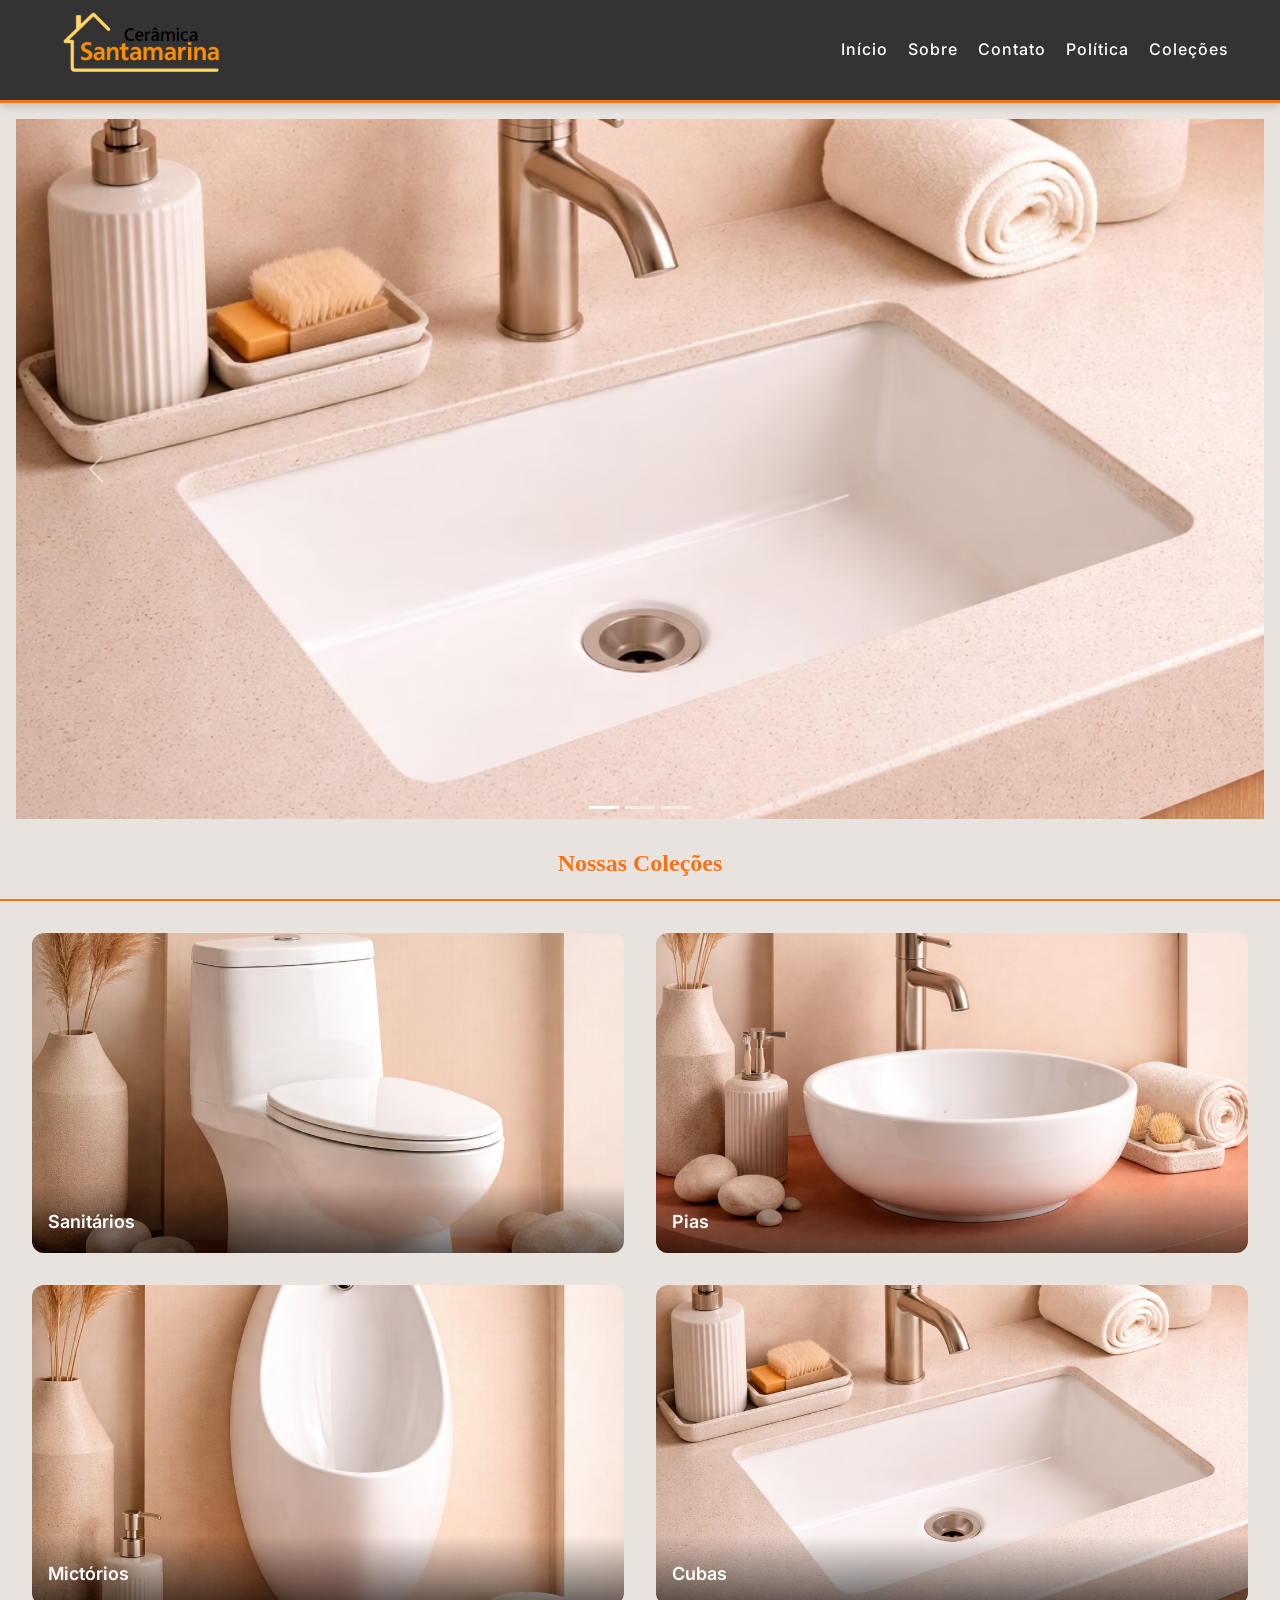
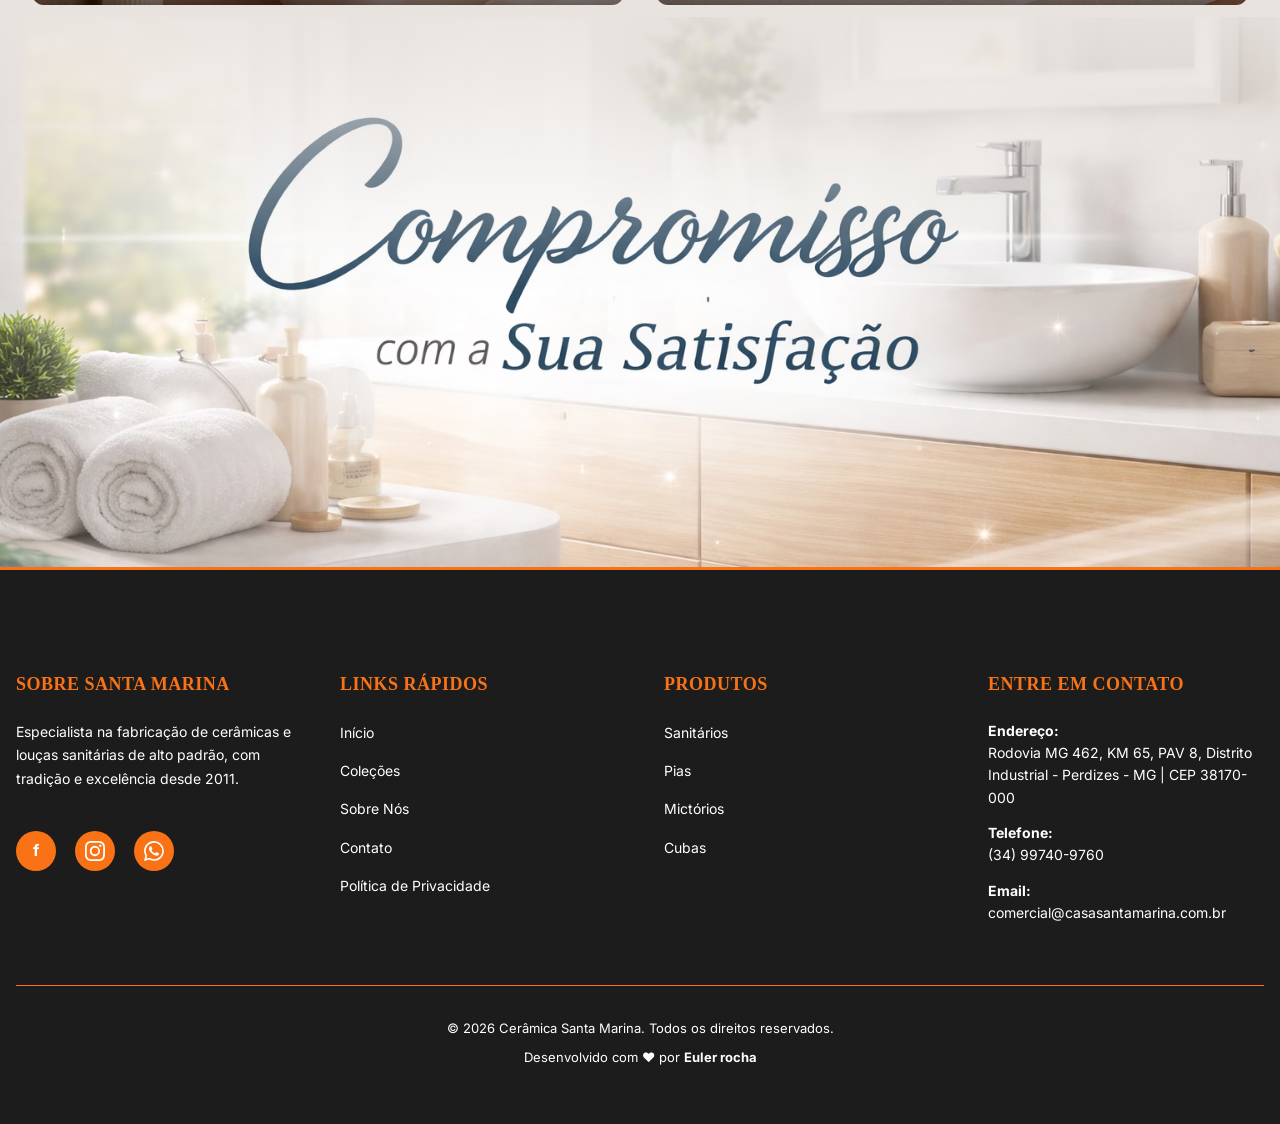
<file: index.html>
<!doctype html>
<html lang="pt-BR">

<head>
    <meta charset="utf-8">
    <meta name="viewport" content="width=device-width, initial-scale=1, viewport-fit=cover">
    <meta name="description"
        content="Cerâmica Santa Marina - Fabricante de cerâmicas e sanitários de qualidade superior">
    <title>Cerâmica Santa Marina | Sanitários, Pias, Mictórios e Cubas</title>
    <link rel="preconnect" href="https://fonts.googleapis.com">
    <link rel="preconnect" href="https://fonts.gstatic.com" crossorigin>
    <link
        href="https://fonts.googleapis.com/css2?family=Inter:ital,opsz,wght@0,14..32,100..900;1,14..32,100..900&family=Playfair:ital,opsz,wght@0,5..1200,300..900;1,5..1200,300..900&display=swap"
        rel="stylesheet">
    <link rel="preconnect" href="https://fonts.googleapis.com">
    <link rel="preconnect" href="https://fonts.gstatic.com" crossorigin>
    <link
        href="https://fonts.googleapis.com/css2?family=Playfair:ital,opsz,wght@0,5..1200,300..900;1,5..1200,300..900&family=Press+Start+2P&display=swap"
        rel="stylesheet">
    <link href="https://cdn.jsdelivr.net/npm/bootstrap@5.3.8/dist/css/bootstrap.min.css" rel="stylesheet"
        integrity="sha384-sRIl4kxILFvY47J16cr9ZwB07vP4J8+LH7qKQnuqkuIAvNWLzeN8tE5YBujZqJLB" crossorigin="anonymous">
    <link rel="stylesheet" href="assets/styles/style.css">
</head>

<body>

    <!-- HEADER -->
    <header>
        <div class="content">

            <button id="menu-btn">☰</button>

            <nav id="menu">
                <ul>
                    <li><a href="index.html">Início</a></li>
                    <li><a href="sobre.html">Sobre</a></li>
                    <li><a href="contato.html">Contato</a></li>
                    <li><a href="politica.html">Política</a></li>
                    <li><a href="colecoes.html">Coleções</a></li>
                </ul>
            </nav>

            <div class="logo">
                <img src="assets/img/Logo SantaMarina.avif" alt="Logo Cerâmica Santa Marina" width="180" height="auto">
            </div>

        </div>
    </header>
    <section class="carousel-section">
        <div id="carouselMain" class="carousel slide" data-bs-ride="carousel" data-bs-interval="5000">
            <div class="carousel-indicators">
                <button type="button" data-bs-target="#carouselMain" data-bs-slide-to="0" class="active"
                    aria-label="Slide 1" aria-current="true"></button>
                <button type="button" data-bs-target="#carouselMain" data-bs-slide-to="1" aria-label="Slide 2"></button>
                <button type="button" data-bs-target="#carouselMain" data-bs-slide-to="2" aria-label="Slide 3"></button>
            </div>
            <div class="carousel-inner">
                <div class="carousel-item active">
                    <img src="assets/img/cuba.avif" class="d-block w-100"
                        alt="Cubas - Produtos Sanitários Santa Marina">
                </div>
                <div class="carousel-item">
                    <img src="assets/img/louca.avif" class="d-block w-100" alt="Louças - Sanitários Santa Marina">
                </div>
                <div class="carousel-item">
                    <img src="assets/img/mictorio.avif" class="d-block w-100" alt="Mictórios - Produtos Santa Marina">
                </div>
            </div>
            <button class="carousel-control-prev" type="button" data-bs-target="#carouselMain" data-bs-slide="prev"
                aria-label="Slide anterior">
                <span class="carousel-control-prev-icon" aria-hidden="true"></span>
            </button>
            <button class="carousel-control-next" type="button" data-bs-target="#carouselMain" data-bs-slide="next"
                aria-label="Próximo slide">
                <span class="carousel-control-next-icon" aria-hidden="true"></span>
            </button>
        </div>
    </section>
    <!-- MAIN -->
    <main class="main">


        <!-- TÍTULO -->
        <div class="section-title">
            <h2>Nossas Coleções</h2>
            <span></span>
        </div>

        <!-- CARDS -->
        <section class="my-colection">
            <div class="cards">

                <a href="colecoes.html" class="cards-content">
                    <img src="assets/img/louca.avif" alt="Sanitários">
                    <span>Sanitários</span>
                </a>

                <a href="colecoes.html" class="cards-content">
                    <img src="assets/img/Lavarosto.avif" alt="Pias">
                    <span>Pias</span>
                </a>

                <a href="colecoes.html" class="cards-content">
                    <img src="assets/img/mictorio.avif" alt="Mictórios">
                    <span>Mictórios</span>
                </a>

                <a href="colecoes.html" class="cards-content">
                    <img src="assets/img/cuba.avif" alt="Cubas">
                    <span>Cubas</span>
                </a>

            </div>
        </section>


    </main>

    <section class="banner" role="img" aria-label="Banner de chamada para compra de produtos Santa Marina">
    </section>

    <!-- FOOTER -->
    <footer class="footer">
        <div class="footer-content">
            <!-- Coluna 1: Informações da Empresa -->
            <div class="footer-section">
                <h3 class="footer-title">Sobre Santa Marina</h3>
                <p>Especialista na fabricação de cerâmicas e louças sanitárias de alto padrão, com tradição e excelência
                    desde 2011.</p>
                <div class="social-links">
                    <a href="#" class="social-icon" aria-label="Facebook">f</a>
                    <a href="#" class="social-icon" aria-label="Instagram"><svg xmlns="http://www.w3.org/2000/svg"
                            width="16" height="16" fill="currentColor" class="bi bi-instagram" viewBox="0 0 16 16">
                            <path
                                d="M8 0C5.829 0 5.556.01 4.703.048 3.85.088 3.269.222 2.76.42a3.9 3.9 0 0 0-1.417.923A3.9 3.9 0 0 0 .42 2.76C.222 3.268.087 3.85.048 4.7.01 5.555 0 5.827 0 8.001c0 2.172.01 2.444.048 3.297.04.852.174 1.433.372 1.942.205.526.478.972.923 1.417.444.445.89.719 1.416.923.51.198 1.09.333 1.942.372C5.555 15.99 5.827 16 8 16s2.444-.01 3.298-.048c.851-.04 1.434-.174 1.943-.372a3.9 3.9 0 0 0 1.416-.923c.445-.445.718-.891.923-1.417.197-.509.332-1.09.372-1.942C15.99 10.445 16 10.173 16 8s-.01-2.445-.048-3.299c-.04-.851-.175-1.433-.372-1.941a3.9 3.9 0 0 0-.923-1.417A3.9 3.9 0 0 0 13.24.42c-.51-.198-1.092-.333-1.943-.372C10.443.01 10.172 0 7.998 0zm-.717 1.442h.718c2.136 0 2.389.007 3.232.046.78.035 1.204.166 1.486.275.373.145.64.319.92.599s.453.546.598.92c.11.281.24.705.275 1.485.039.843.047 1.096.047 3.231s-.008 2.389-.047 3.232c-.035.78-.166 1.203-.275 1.485a2.5 2.5 0 0 1-.599.919c-.28.28-.546.453-.92.598-.28.11-.704.24-1.485.276-.843.038-1.096.047-3.232.047s-2.39-.009-3.233-.047c-.78-.036-1.203-.166-1.485-.276a2.5 2.5 0 0 1-.92-.598 2.5 2.5 0 0 1-.6-.92c-.109-.281-.24-.705-.275-1.485-.038-.843-.046-1.096-.046-3.233s.008-2.388.046-3.231c.036-.78.166-1.204.276-1.486.145-.373.319-.64.599-.92s.546-.453.92-.598c.282-.11.705-.24 1.485-.276.738-.034 1.024-.044 2.515-.045zm4.988 1.328a.96.96 0 1 0 0 1.92.96.96 0 0 0 0-1.92m-4.27 1.122a4.109 4.109 0 1 0 0 8.217 4.109 4.109 0 0 0 0-8.217m0 1.441a2.667 2.667 0 1 1 0 5.334 2.667 2.667 0 0 1 0-5.334" />
                        </svg></a>
                    <a href="#" class="social-icon" aria-label="WhatsApp"><svg xmlns="http://www.w3.org/2000/svg"
                            width="16" height="16" fill="currentColor" class="bi bi-whatsapp" viewBox="0 0 16 16">
                            <path
                                d="M13.601 2.326A7.85 7.85 0 0 0 7.994 0C3.627 0 .068 3.558.064 7.926c0 1.399.366 2.76 1.057 3.965L0 16l4.204-1.102a7.9 7.9 0 0 0 3.79.965h.004c4.368 0 7.926-3.558 7.93-7.93A7.9 7.9 0 0 0 13.6 2.326zM7.994 14.521a6.6 6.6 0 0 1-3.356-.92l-.24-.144-2.494.654.666-2.433-.156-.251a6.56 6.56 0 0 1-1.007-3.505c0-3.626 2.957-6.584 6.591-6.584a6.56 6.56 0 0 1 4.66 1.931 6.56 6.56 0 0 1 1.928 4.66c-.004 3.639-2.961 6.592-6.592 6.592m3.615-4.934c-.197-.099-1.17-.578-1.353-.646-.182-.065-.315-.099-.445.099-.133.197-.513.646-.627.775-.114.133-.232.148-.43.05-.197-.1-.836-.308-1.592-.985-.59-.525-.985-1.175-1.103-1.372-.114-.198-.011-.304.088-.403.087-.088.197-.232.296-.346.1-.114.133-.198.198-.33.065-.134.034-.248-.015-.347-.05-.099-.445-1.076-.612-1.47-.16-.389-.323-.335-.445-.34-.114-.007-.247-.007-.38-.007a.73.73 0 0 0-.529.247c-.182.198-.691.677-.691 1.654s.71 1.916.81 2.049c.098.133 1.394 2.132 3.383 2.992.47.205.84.326 1.129.418.475.152.904.129 1.246.08.38-.058 1.171-.48 1.338-.943.164-.464.164-.86.114-.943-.049-.084-.182-.133-.38-.232" />
                        </svg></a>
                </div>
            </div>

            <!-- Coluna 2: Links Rápidos -->
            <div class="footer-section">
                <h3 class="footer-title">Links Rápidos</h3>
                <ul class="footer-links">
                    <li><a href="index.html">Início</a></li>
                    <li><a href="colecoes.html">Coleções</a></li>
                    <li><a href="sobre.html">Sobre Nós</a></li>
                    <li><a href="contato.html">Contato</a></li>
                    <li><a href="politica.html">Política de Privacidade</a></li>
                </ul>
            </div>

            <!-- Coluna 3: Produtos -->
            <div class="footer-section">
                <h3 class="footer-title">Produtos</h3>
                <ul class="footer-links">
                    <li><a href="#sanitarios">Sanitários</a></li>
                    <li><a href="#pias">Pias</a></li>
                    <li><a href="#mictorio">Mictórios</a></li>
                    <li><a href="#cubas">Cubas</a></li>
                </ul>
            </div>

            <!-- Coluna 4: Contato -->
            <div class="footer-section">
                <h3 class="footer-title">Entre em Contato</h3>
                <div class="contact-info">
                    <p><strong>Endereço:</strong><br>Rodovia MG 462, KM 65, PAV 8,
                        Distrito Industrial - Perdizes - MG | CEP 38170-000
                    </p>
                    <p><strong>Telefone:</strong><br>(34) 99740-9760</p>
                    <p><strong>Email:</strong><br>comercial@casasantamarina.com.br</p>
                </div>
            </div>
        </div>

        <!-- Rodapé Inferior -->
        <div class="footer-bottom">
            <div class="footer-divider"></div>
            <div class="footer-bottom-content">
                <p>&copy; 2026 Cerâmica Santa Marina. Todos os direitos reservados.</p>
                <p>Desenvolvido com ❤️ por <strong>Euler rocha</strong></p>
            </div>
        </div>
    </footer>

    <script src="https://cdn.jsdelivr.net/npm/bootstrap@5.3.8/dist/js/bootstrap.bundle.min.js"
        integrity="sha384-FKyoEForCGlyvwx9Hj09JcYn3nv7wiPVlz7YYwJrWVcXK/BmnVDxM+D2scQbITxI"
        crossorigin="anonymous"></script>
    <script src="assets/javascript/engine.js"></script>

</body>

</html>
</file>
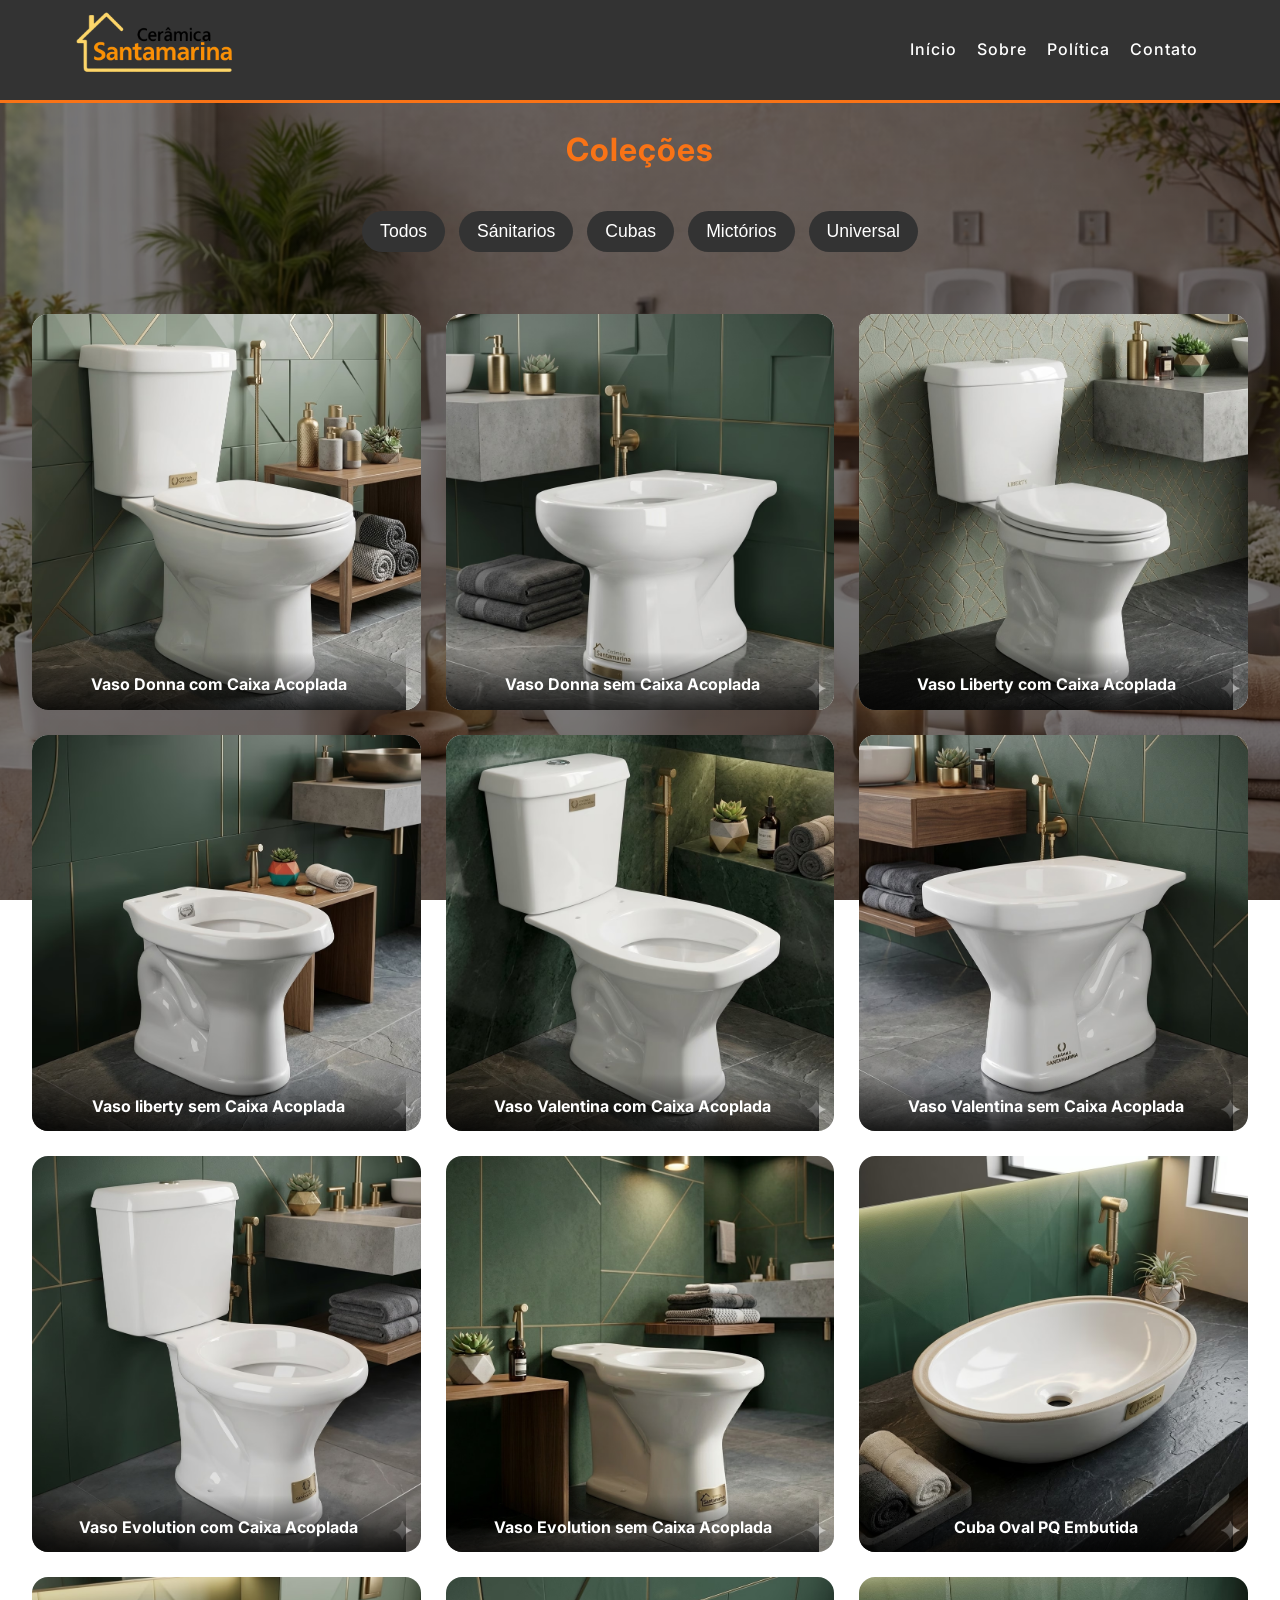
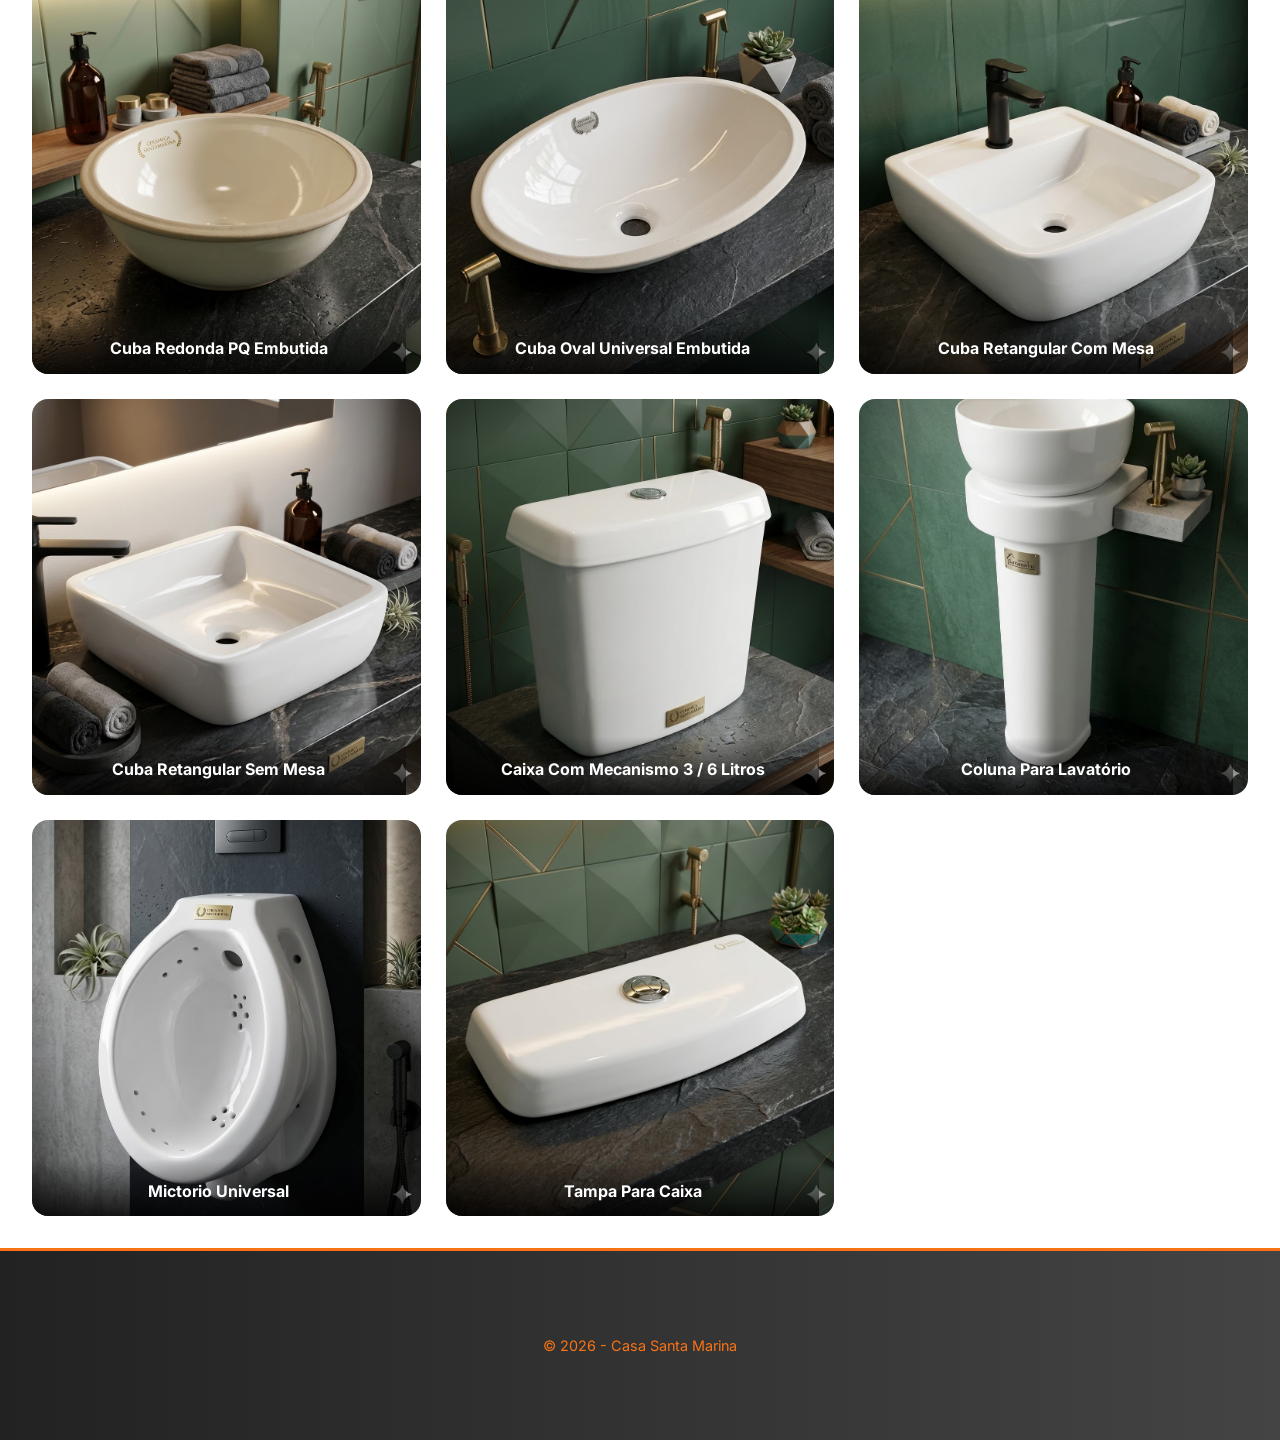
<file: colecoes.html>
<!DOCTYPE html>
<html lang="pt-br">

<head>
    <meta charset="UTF-8">
    <meta name="viewport" content="width=device-width, initial-scale=1.0">
    <title>Coleções</title>
    <link rel="preconnect" href="https://fonts.googleapis.com">
    <link rel="preconnect" href="https://fonts.gstatic.com" crossorigin>
    <link
        href="https://fonts.googleapis.com/css2?family=Inter:ital,opsz,wght@0,14..32,100..900;1,14..32,100..900&family=Playfair:ital,opsz,wght@0,5..1200,300..900;1,5..1200,300..900&display=swap"
        rel="stylesheet">
    <link rel="preconnect" href="https://fonts.googleapis.com">
    <link rel="preconnect" href="https://fonts.gstatic.com" crossorigin>
    <link
        href="https://fonts.googleapis.com/css2?family=Playfair:ital,opsz,wght@0,5..1200,300..900;1,5..1200,300..900&family=Press+Start+2P&display=swap"
        rel="stylesheet">
    <link rel="stylesheet" href="assets/styles/colecoes.css">
</head>

<body>

    <header>
        <div class="content">

            <button id="menu-btn">☰</button>

            <nav id="menu">
                <ul>
                    <li><a href="index.html">Início</a></li>
                    <li><a href="sobre.html">Sobre</a></li>
                    <li><a href="politica.html">Política</a></li>
                    <li><a href="contato.html">Contato</a></li>
                </ul>
            </nav>

            <div class="logo">
                <img src="assets/img/Logo SantaMarina.avif" alt="Logo Cerâmica Santa Marina" width="180" height="auto">
            </div>

        </div>
    </header>

    <h1>Coleções</h1>

    <!-- 🔍 FILTROS -->
    <div class="filtros">
        <button data-filtro="todos">Todos</button>
        <button data-filtro="sanitario">Sánitarios</button>
        <button data-filtro="cubas">Cubas</button>
        <button data-filtro="mictorio">Mictórios</button>
        <button data-filtro="universal">Universal</button>
    </div>

    <!-- 🛍️ CATÁLOGO -->
    <div class="catalogo">

        <div class="produto" data-categoria="sanitario">
            <img src="assets/img/products/Bacia-com-caixa-acoplada-Donna-600x600.avif" alt="Vaso Sanitário Donna">
            <h3>Vaso Donna com Caixa Acoplada</h3>
        </div>

        <div class="produto" data-categoria="sanitario">
            <img src="assets/img/products/Bacia-para-valvula-de-descarga-Donna-600x600.avif" alt="Vaso Sanitário Donna sem acoplamento">
            <h3>Vaso Donna sem Caixa Acoplada</h3>
        </div>

        <div class="produto" data-categoria="sanitario">
            <img src="assets/img/products/Bacia-com-caixa-acoplada-Liberty-600x600.avif" alt="Vaso Sanitário Liberty com acoplamento">
            <h3>Vaso Liberty com Caixa Acoplada</h3>
        </div>

        <div class="produto" data-categoria="sanitario">
            <img src="assets/img/products/Bacia-para-valvula-de-descarga-Liberty.avif" alt="Vaso Sanitário Liberty sem acoplamento">
            <h3>Vaso liberty sem Caixa Acoplada</h3>
        </div>

        <div class="produto" data-categoria="sanitario">
            <img src="assets/img/products/Bacia-com-caixa-acoplada-Valentina.avif" alt="Vaso Sanitário Valentina com acoplamento">
            <h3>Vaso Valentina com Caixa Acoplada</h3>
        </div>

        <div class="produto" data-categoria="sanitario">
            <img src="assets/img/products/Bacia-para-válvula-de-descarga-Valentina-600x600.avif" alt="Vaso Sanitário Valentina sem acoplamento">
            <h3>Vaso Valentina sem Caixa Acoplada</h3>
        </div>

        <div class="produto" data-categoria="sanitario">
            <img src="assets/img/products/CONJUNTO-VASO-E-CAIXA-ACOPLADA-EVOLUTION-BR--300x300.avif" alt="Vaso Sanitário Evolution com acoplamento">
            <h3>Vaso Evolution com Caixa Acoplada</h3>
        </div>
        
        <div class="produto" data-categoria="sanitario">
            <img src="assets/img/products/Bacia-para-válvula-de-descarga-Evolution-300x300.avif" alt="Vaso Sanitário evolution sem acoplamento">
            <h3>Vaso Evolution sem Caixa Acoplada</h3>
        </div>


        <div class="produto" data-categoria="cubas">
            <img src="assets/img/products/cuba-oval-pq.jpg.avif" alt="cuba Oval">
            <h3>Cuba Oval PQ Embutida</h3>
        </div>

        <div class="produto" data-categoria="cubas">
            <img src="assets/img/products/cuba-redonda-pq.avif" alt="cuba Redonda">
            <h3>Cuba Redonda PQ Embutida</h3>
        </div>

        <div class="produto" data-categoria="cubas">
            <img src="assets/img/products/Cuba-oval-Universal-600x600.avif" alt="cuba oval universal">
            <h3>Cuba Oval Universal Embutida</h3>
        </div>

        <div class="produto" data-categoria="cubas">
            <img src="assets/img/products/cuba-com-mesa-diamante-base-torneira-600x600.avif" alt="cuba com mesa diamante">
            <h3>Cuba Retangular Com Mesa</h3>
        </div>

        <div class="produto" data-categoria="cubas">
            <img src="assets/img/products/cuba-sem-mesa-topazio-600x600.avif" alt="cuba sem mesa topazio">
            <h3>Cuba Retangular Sem Mesa</h3>
        </div>

        <div class="produto" data-categoria="universal">
            <img src="assets/img/products/Caixa-com-mecanismo-3-6-litros.png.avif" alt="cuba com mesa diamante">
            <h3>Caixa Com Mecanismo 3 / 6 Litros</h3>
        </div>

        <div class="produto" data-categoria="universal">
            <img src="assets/img/products/Coluna-para-lavatório.avif" alt="coluna para Lavatório">
            <h3>Coluna Para Lavatório</h3>
        </div>

        <div class="produto" data-categoria="mictorio">
            <img src="assets/img/products/Mictorio-Universal.avif" alt="mictorio Universal">
            <h3>Mictorio Universal</h3>
        </div>

        <div class="produto" data-categoria="universal">
            <img src="assets/img/products/Tampa-para-caixa.avif" alt="tampa para caixa">
            <h3>Tampa Para Caixa</h3>
        </div>

    </div>
    <footer>
        <p>© 2026 - Casa Santa Marina</p>
    </footer>

    <script src="assets/javascript/engine.js"></script>
</body>

</html>
</file>
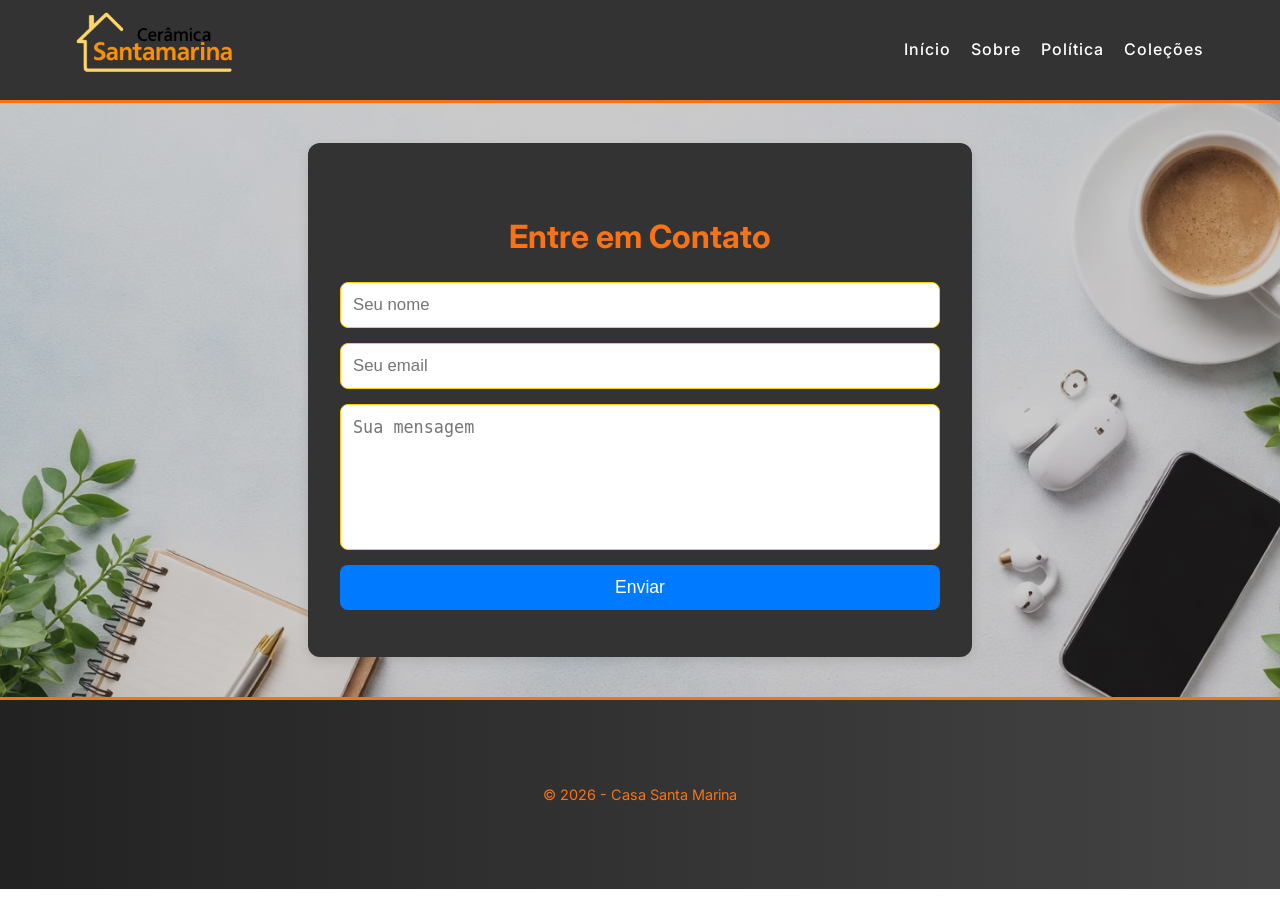
<file: contato.html>
<!DOCTYPE html>
<html lang="pt-BR">

<head>
    <meta charset="UTF-8">
    <meta name="viewport" content="width=device-width, initial-scale=1.0">
    <title>Contato</title>

    <link rel="preconnect" href="https://fonts.googleapis.com">
    <link rel="preconnect" href="https://fonts.gstatic.com" crossorigin>
    <link
        href="https://fonts.googleapis.com/css2?family=Inter:ital,opsz,wght@0,14..32,100..900;1,14..32,100..900&family=Playfair:ital,opsz,wght@0,5..1200,300..900;1,5..1200,300..900&display=swap"
        rel="stylesheet">
    <link rel="preconnect" href="https://fonts.googleapis.com">
    <link rel="preconnect" href="https://fonts.gstatic.com" crossorigin>
    <link
        href="https://fonts.googleapis.com/css2?family=Playfair:ital,opsz,wght@0,5..1200,300..900;1,5..1200,300..900&family=Press+Start+2P&display=swap"
        rel="stylesheet">

    <link rel="stylesheet" href="assets/styles/contato.css">

</head>

<body>

    <!-- HEADER -->
    <header>
        <div class="content">

            <button id="menu-btn">☰</button>

            <nav id="menu">
                <ul>
                    <li><a href="index.html">Início</a></li>
                    <li><a href="sobre.html">Sobre</a></li>
                    <li><a href="politica.html">Política</a></li>
                    <li><a href="colecoes.html">Coleções</a></li>
                </ul>
            </nav>

            <div class="logo">
                <img src="assets/img/Logo SantaMarina.avif" alt="Logo Cerâmica Santa Marina" width="180" height="auto">
            </div>

        </div>
    </header>

    <div class="container">
        <h1>Entre em Contato</h1>

        <form id="formContato">
            <input type="text" id="nome" placeholder="Seu nome" required>
            <input type="email" id="email" placeholder="Seu email" required>
            <textarea id="mensagem" placeholder="Sua mensagem" required></textarea>
            <button type="submit">Enviar</button>
        </form>

        <div class="msg" id="mensagemSucesso">
            Mensagem enviada com sucesso!
        </div>
    </div>

    <footer>
        <p>© 2026 - Casa Santa Marina</p>
    </footer>

    <script src="assets/javascript/engine.js"></script>
</body>

</html>
</file>
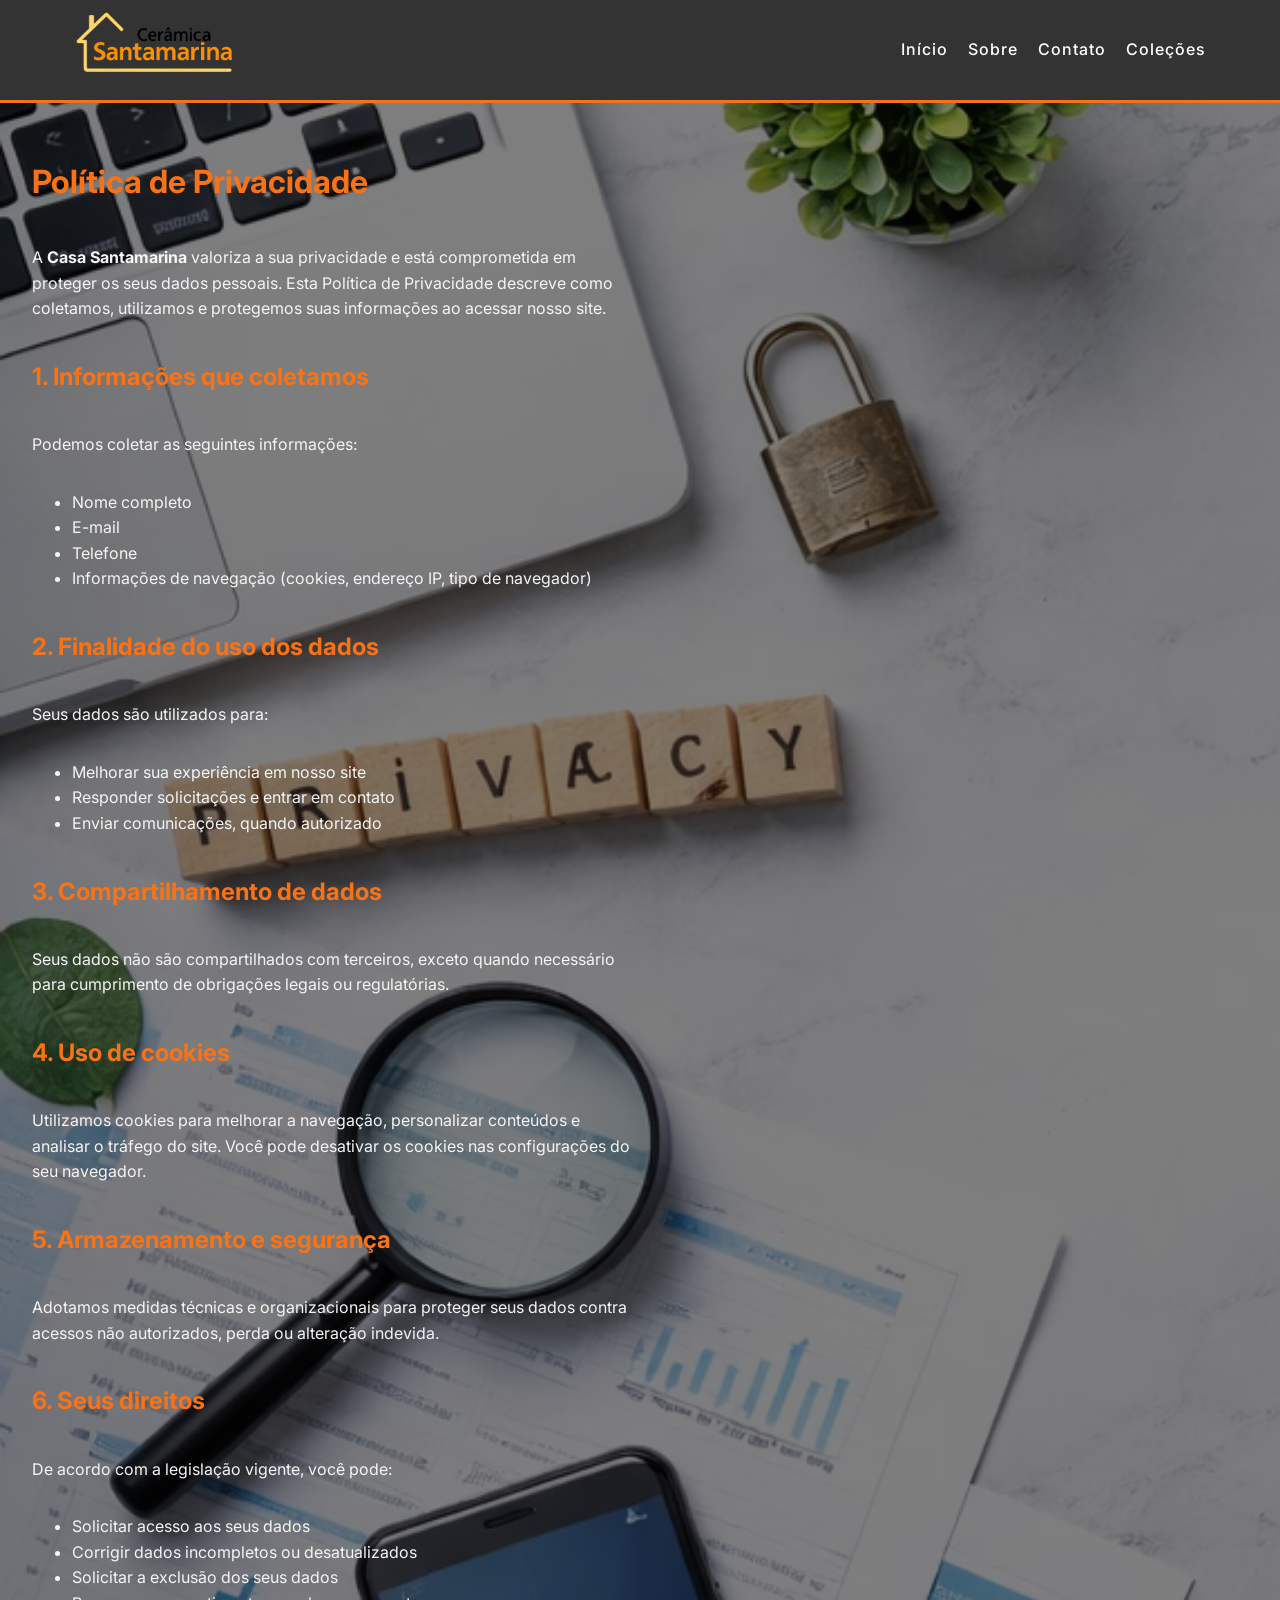
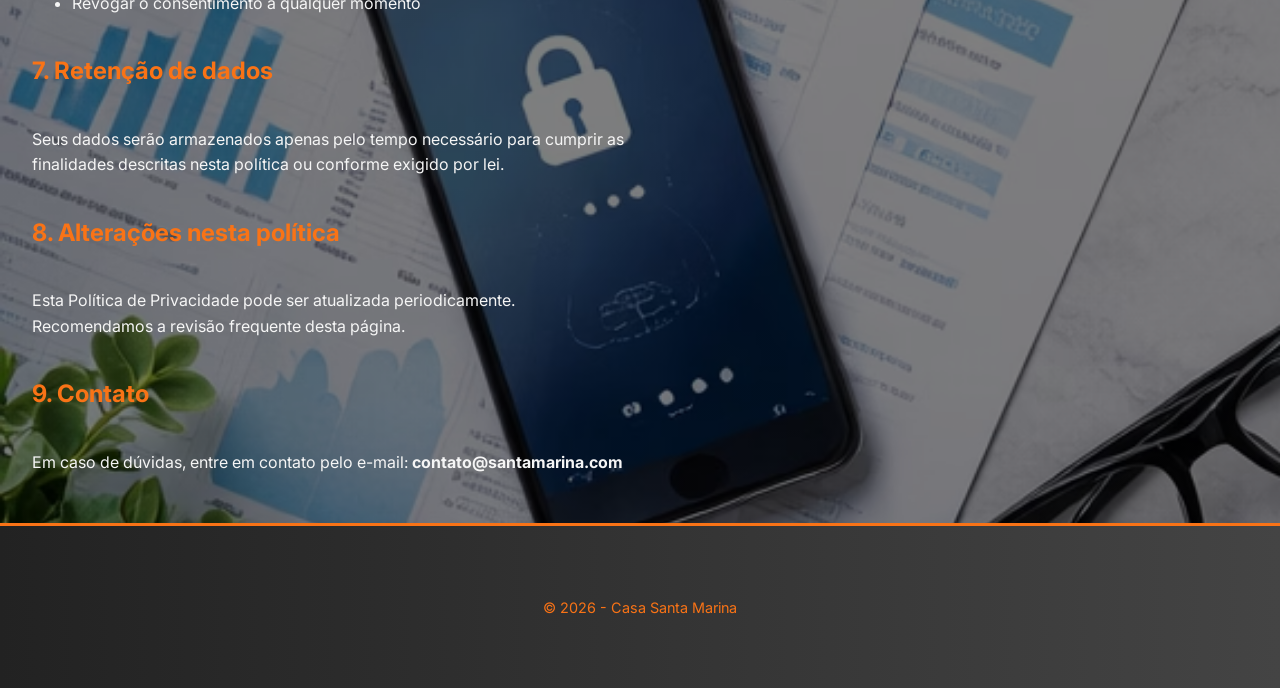
<file: politica.html>
<!DOCTYPE html>
<html lang="Pt-BR">

<head>
    <meta charset="UTF-8">
    <meta name="viewport" content="width=device-width, initial-scale=1.0">
    <title>Politica - Santa Marina</title>
    <link rel="preconnect" href="https://fonts.googleapis.com">
    <link rel="preconnect" href="https://fonts.gstatic.com" crossorigin>
    <link
        href="https://fonts.googleapis.com/css2?family=Inter:ital,opsz,wght@0,14..32,100..900;1,14..32,100..900&family=Playfair:ital,opsz,wght@0,5..1200,300..900;1,5..1200,300..900&display=swap"
        rel="stylesheet">
    <link rel="preconnect" href="https://fonts.googleapis.com">
    <link rel="preconnect" href="https://fonts.gstatic.com" crossorigin>
    <link
        href="https://fonts.googleapis.com/css2?family=Playfair:ital,opsz,wght@0,5..1200,300..900;1,5..1200,300..900&family=Press+Start+2P&display=swap"
        rel="stylesheet">
    <link rel="stylesheet" href="assets/styles/politica.css">
</head>

<body>
    <!-- HEADER -->
    <header>
        <div class="content">

            <button id="menu-btn">☰</button>

            <nav id="menu">
                <ul>
                    <li><a href="index.html">Início</a></li>
                    <li><a href="sobre.html">Sobre</a></li>
                    <li><a href="contato.html">Contato</a></li>
                    <li><a href="colecoes.html">Coleções</a></li>
                </ul>
            </nav>

            <div class="logo">
                <img src="assets/img/Logo SantaMarina.avif" alt="Logo Cerâmica Santa Marina" width="180" height="auto">
            </div>

        </div>
    </header>



    <div class="container">
        <h1>Política de Privacidade</h1>

        <p>A <strong>Casa Santamarina</strong> valoriza a sua privacidade e está comprometida em proteger os seus dados
            pessoais. Esta Política de Privacidade descreve como coletamos, utilizamos e protegemos suas informações ao
            acessar nosso site.</p>

        <h2>1. Informações que coletamos</h2>
        <p>Podemos coletar as seguintes informações:</p>
        <ul>
            <li>Nome completo</li>
            <li>E-mail</li>
            <li>Telefone</li>
            <li>Informações de navegação (cookies, endereço IP, tipo de navegador)</li>
        </ul>

        <h2>2. Finalidade do uso dos dados</h2>
        <p>Seus dados são utilizados para:</p>
        <ul>
            <li>Melhorar sua experiência em nosso site</li>
            <li>Responder solicitações e entrar em contato</li>
            <li>Enviar comunicações, quando autorizado</li>
        </ul>

        <h2>3. Compartilhamento de dados</h2>
        <p>Seus dados não são compartilhados com terceiros, exceto quando necessário para cumprimento de obrigações
            legais ou regulatórias.</p>

        <h2>4. Uso de cookies</h2>
        <p>Utilizamos cookies para melhorar a navegação, personalizar conteúdos e analisar o tráfego do site. Você pode
            desativar os cookies nas configurações do seu navegador.</p>

        <h2>5. Armazenamento e segurança</h2>
        <p>Adotamos medidas técnicas e organizacionais para proteger seus dados contra acessos não autorizados, perda ou
            alteração indevida.</p>

        <h2>6. Seus direitos</h2>
        <p>De acordo com a legislação vigente, você pode:</p>
        <ul>
            <li>Solicitar acesso aos seus dados</li>
            <li>Corrigir dados incompletos ou desatualizados</li>
            <li>Solicitar a exclusão dos seus dados</li>
            <li>Revogar o consentimento a qualquer momento</li>
        </ul>

        <h2>7. Retenção de dados</h2>
        <p>Seus dados serão armazenados apenas pelo tempo necessário para cumprir as finalidades descritas nesta
            política ou conforme exigido por lei.</p>

        <h2>8. Alterações nesta política</h2>
        <p>Esta Política de Privacidade pode ser atualizada periodicamente. Recomendamos a revisão frequente desta
            página.</p>

        <h2>9. Contato</h2>
        <p>Em caso de dúvidas, entre em contato pelo e-mail: <strong>contato@santamarina.com</strong></p>
    </div>
    <footer>
        <p>© 2026 - Casa Santa Marina</p>
    </footer>

    <script src="assets/javascript/engine.js"></script>
</body>

</html>
</file>
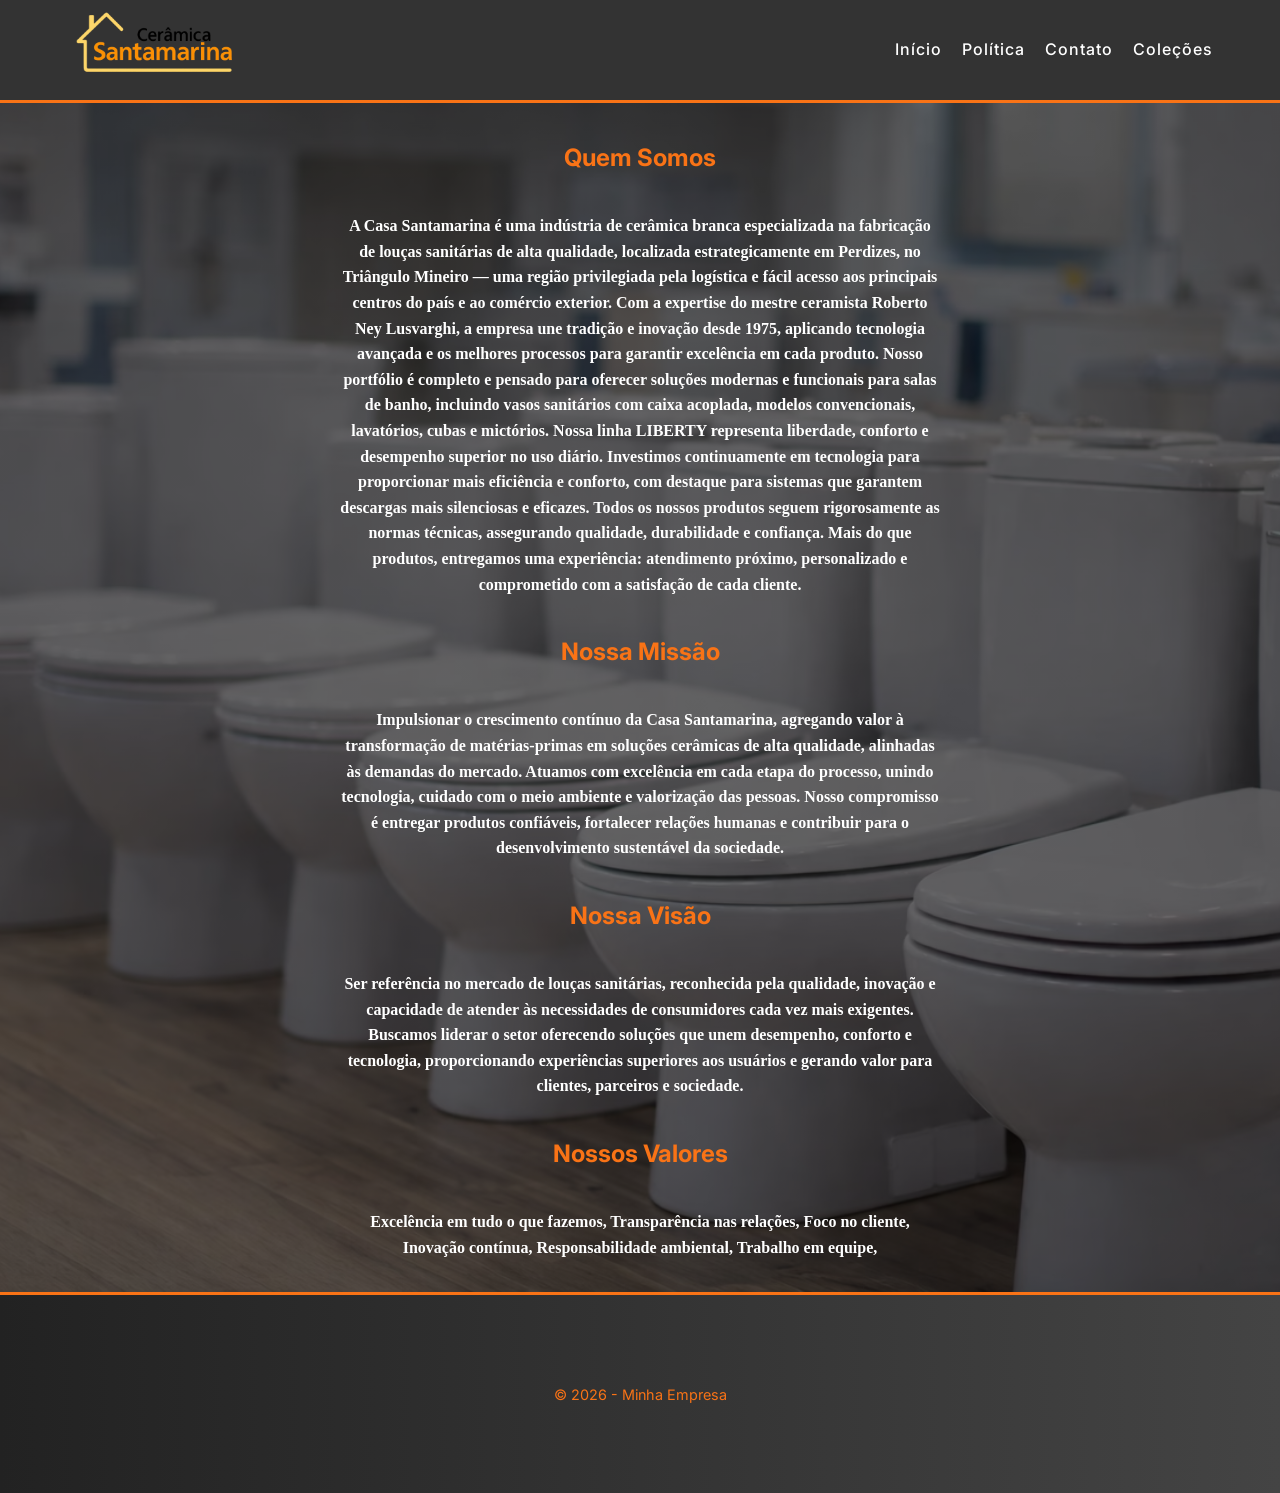
<file: sobre.html>
<!DOCTYPE html>
<html lang="Pt-BR">

<head>
    <meta charset="UTF-8">
    <meta name="viewport" content="width=device-width, initial-scale=1.0">
    <title>Sobre - Santa Marina</title>
    <link rel="preconnect" href="https://fonts.googleapis.com">
    <link rel="preconnect" href="https://fonts.gstatic.com" crossorigin>
    <link
        href="https://fonts.googleapis.com/css2?family=Inter:ital,opsz,wght@0,14..32,100..900;1,14..32,100..900&family=Playfair:ital,opsz,wght@0,5..1200,300..900;1,5..1200,300..900&display=swap"
        rel="stylesheet">
    <link rel="preconnect" href="https://fonts.googleapis.com">
    <link rel="preconnect" href="https://fonts.gstatic.com" crossorigin>
    <link
        href="https://fonts.googleapis.com/css2?family=Playfair:ital,opsz,wght@0,5..1200,300..900;1,5..1200,300..900&family=Press+Start+2P&display=swap"
        rel="stylesheet">
    <link rel="stylesheet" href="assets/styles/sobre.css">
</head>

<body>
    <header>
        <div class="content">

            <button id="menu-btn">☰</button>

            <nav id="menu">
                <ul>
                    <li><a href="index.html">Início</a></li>
                    <li><a href="politica.html">Política</a></li>
                    <li><a href="contato.html">Contato</a></li>
                    <li><a href="colecoes.html">Coleções</a></li>
                </ul>
            </nav>

            <div class="logo">
                <img src="assets/img/Logo SantaMarina.avif" alt="Logo Cerâmica Santa Marina" width="180" height="auto">
            </div>

        </div>
    </header>


    <div class="conteiner">
        <h2>Quem Somos</h2>
        <p><strong>A Casa Santamarina é uma indústria de cerâmica branca especializada na fabricação de louças
                sanitárias de
                alta qualidade, localizada estrategicamente em Perdizes, no Triângulo Mineiro — uma região privilegiada
                pela
                logística e fácil acesso aos principais centros do país e ao comércio exterior.

                Com a expertise do mestre ceramista Roberto Ney Lusvarghi, a empresa une tradição e inovação desde 1975,
                aplicando tecnologia avançada e os melhores processos para garantir excelência em cada produto.

                Nosso portfólio é completo e pensado para oferecer soluções modernas e funcionais para salas de banho,
                incluindo vasos sanitários com caixa acoplada, modelos convencionais, lavatórios, cubas e mictórios.
                Nossa
                linha LIBERTY representa liberdade, conforto e desempenho superior no uso diário.

                Investimos continuamente em tecnologia para proporcionar mais eficiência e conforto, com destaque para
                sistemas que garantem descargas mais silenciosas e eficazes. Todos os nossos produtos seguem
                rigorosamente
                as normas técnicas, assegurando qualidade, durabilidade e confiança.

                Mais do que produtos, entregamos uma experiência: atendimento próximo, personalizado e comprometido com
                a
                satisfação de cada cliente.</strong>
        </p>

        <h2>Nossa Missão</h2>
        <p><strong>Impulsionar o crescimento contínuo da Casa Santamarina, agregando valor à transformação de
                matérias-primas em
                soluções cerâmicas de alta qualidade, alinhadas às demandas do mercado.

                Atuamos com excelência em cada etapa do processo, unindo tecnologia, cuidado com o meio ambiente e
                valorização das pessoas. Nosso compromisso é entregar produtos confiáveis, fortalecer relações humanas e
                contribuir para o desenvolvimento sustentável da sociedade.</strong></p>

        <h2>Nossa Visão</h2>
        <p><strong>Ser referência no mercado de louças sanitárias, reconhecida pela qualidade, inovação e capacidade de atender
            às necessidades de consumidores cada vez mais exigentes.

            Buscamos liderar o setor oferecendo soluções que unem desempenho, conforto e tecnologia, proporcionando
            experiências superiores aos usuários e gerando valor para clientes, parceiros e sociedade.</strong></p>

        <h2>Nossos Valores</h2>
        <p> <strong>Excelência em tudo o que fazemos,
                Transparência nas relações,
                Foco no cliente,
                Inovação contínua,
                Responsabilidade ambiental,
                Trabalho em equipe,</strong> </p>
    </div>
    </div>

    <footer>
        <p>© 2026 - Minha Empresa</p>
    </footer>

    <script src="assets/javascript/engine.js"></script>
</body>

</html>
</file>
<file: assets/styles/style.css>
@import url('colors.css');
@import url('reset.css');
@import url('base.css');
@import url('header.css');
@import url('menu.css');
@import url('main.css');
@import url('cards.css');
@import url('footer.css');
@import url('responsive.css');
</file>
<file: assets/styles/colecoes.css>
@import url('colors.css');
@import url('menu.css');


body {
    font-family: var(--font-primary);
    line-height: 1.6;
    margin: 0;
    box-sizing: border-box;
    /* Sempre bom resetar o margin do body */
    background:
        linear-gradient(rgba(0, 0, 0, 0.5), rgba(0, 0, 0, 0.5)),
        url('../img/colecoes.avif');
    background-size: cover;
    background-position: center;
    background-attachment: fixed;
}

header {
    border-bottom: 3px solid var(--color-primary-light);
    width: 100%;
    position: relative;
    z-index: 10;
    background: var(--color-text-dark);
}

.content {
    display: flex;
    align-items: center;
    justify-content: space-between;
    height: 100px;
    max-width: 1200px;
    margin: 0 auto;
    background: transparent;

    letter-spacing: 1px;
}

.logo {
    flex-shrink: 0;
    display: block;
}

.logo img {
    height: auto;
    max-width: 100%;
    display: block;
}

.container {
    display: flex;
    flex-direction: column;
    justify-content: center;
    align-content: center;

    margin: 40px auto;
    max-width: 320px;
    height: 450px;
    background: var(--color-text-dark);
    padding: 1rem;
    border-radius: var(--radius-lg);
    box-shadow: 0 4px 12px rgba(0, 0, 0, 0.1);
}

h1 {
    text-align: center;
    margin-bottom: 30px;
    font-size: 2.2rem;
    letter-spacing: 1px;
    color: var(--color-primary-light);
}

/* 🔍 FILTROS */
.filtros {
    text-align: center;
    margin-bottom: 25px;
}

.hidden {
    display: none;
}

.filtros button {
    margin: 5px;
    padding: 10px 18px;
    border: none;
    background: var(--color-text-dark);
    color: #fff;
    border-radius: 999px;
    /* pill */
    cursor: pointer;
    transition: all 0.3s ease;
}

.filtros button:hover {
    background: var(--color-primary-light);
    transform: translateY(-2px);
}

/* 🛍️ CATÁLOGO */
.catalogo {
    display: grid;
    padding: 0.345rem;
    grid-template-columns: repeat(auto-fit, minmax(145px, 1fr));
    gap: 10px;
}

/* 📦 PRODUTO */
.produto {
    position: relative;
    background: rgba(255, 255, 255, 0.95);
    backdrop-filter: blur(5px);
    border-radius: 16px;
    overflow: hidden;
    text-align: center;
    cursor: pointer;
    transition: all 0.3s ease;
}

.produto:hover {
    transform: translateY(-8px) scale(1.02);
    box-shadow: 0 15px 30px rgba(0, 0, 0, 0.2);
}

.produto img {
    position: relative;
    width: 100%;
    height: 100%;
    object-fit: cover;
    transition: transform 0.4s ease;
}

.produto:hover img {
    transform: scale(1.05);
}

.produto h3 {
    position: absolute;
    bottom: 0;
    left: 0;
    width: 90%;
    font-size: 0.665rem;
    
    padding: 20px 12px 12px;
    margin: 0 auto;
    
    text-align: center;
    color: white;

    background: linear-gradient(
        to top,
        rgba(0,0,0,0.8),
        rgba(0,0,0,0)
    );
}


footer {
    display: flex;
    justify-content: center;
    align-items: center;
    height: 21vh;
    color: var(--color-primary-light);

    background: linear-gradient(to right, #222222, #333333, #444444);
    border-top: 3px solid var(--color-primary-light);
    font-size: 0.9rem;
}

@media (min-width: 450px) {
    .catalogo {
        grid-template-columns: repeat(2, 1fr);
    }
}




@media (min-width: 768px) {

    .catalogo {
        padding: 2rem 2rem;
        gap: 25px;
    }

    /* 1. ESCONDE O BOTÃO SANDUÍCHE */
    #menu-btn {
        display: none !important;
    }

    /* 2. MOSTRA O MENU E JOGA PARA A DIREITA */
    #menu {
        display: flex !important;
        order: 2;
        position: static !important;
        /* Remove posicionamento absoluto de celular */
        background: transparent !important;
        box-shadow: none !important;
        transform: none !important;
        opacity: 1 !important;
        visibility: visible !important;
    }

    #menu ul {
        display: flex !important;
        flex-direction: row !important;
        align-items: center !important;
        /* <--- ALINHAMENTO VERTICAL NO CENTRO */
        justify-content: center !important;
        gap: 20px;
        list-style: none;
        margin: 0 !important;
        padding: 0 !important;
        height: 100%;
        /* Garante que a lista ocupe a altura disponível */
    }

    #menu li {
        margin: 0 !important;
        /* Remove margens que podem empurrar o primeiro item */
        padding: 0 !important;
        display: flex;
        /* Ajuda a alinhar o link interno */
        align-items: center;
    }

    /* 4. LOGO NA ESQUERDA */
    .logo {
        order: 1;
        display: block !important;
    }

    #menu a {
        text-decoration: none;
        color: #ffffff !important;
        font-weight: 500;
        white-space: nowrap;
    }

    .content {
        height: 100px;
        text-align: left;
        max-width: 100%;
        padding: 0 2rem;
    }

    .container {
        max-width: 500px;
        padding: 2rem;
    }

    h1 {
        font-size: 2rem;
    }

    .produto h3 {
        font-size: 1rem;
    }

}


/* =========================
   DESKTOP (≥ 1024px)
========================= */

@media (min-width: 1024px) {

    .catalogo {
        grid-template-columns: repeat(3, 1fr);
        padding: 2rem 2rem;
        gap: 25px;
    }

    .content {
        display: flex;
        align-items: center;
        /* ALTERAÇÃO CHAVE: Space-between joga os itens para as extremidades */
        justify-content: space-between;
        width: 90%;
    }

    /* --- MENU E LOGO --- */
    .logo {
        order: 1;
        display: block;
    }

    #menu {
        order: 2;
        display: block !important;
        position: absolute;
        z-index: 1000;
        pointer-events: auto;
        background-color: transparent;
        box-shadow: none;
        padding: 0;
        visibility: visible !important;
        /* Garante visibilidade */
        opacity: 1 !important;
        /* Garante opacidade */
    }

    #menu ul {
        display: flex !important;
        flex-direction: row !important;
        align-items: center !important;
        /* <--- ALINHAMENTO VERTICAL NO CENTRO */
        justify-content: center !important;
        gap: 20px;
        list-style: none;
        margin: 0 !important;
        padding: 0 !important;
        height: 100%;
        /* Garante que a lista ocupe a altura disponível */
    }

    #menu li {
        margin: 0 !important;
        /* Remove margens que podem empurrar o primeiro item */
        padding: 0 !important;
        display: flex;
        /* Ajuda a alinhar o link interno */
        align-items: center;
    }

    #menu a {
        font-weight: 500;
        color: var(--color-text-dark);
        text-decoration: none;
    }

    #menu-btn {
        display: none !important;
    }

    .container {
        max-width: 600px;
    }

    input,
    textarea {
        font-size: 1.05rem;
    }

    button {
        font-size: 1.1rem;
    }

    .produto h3 {
        font-size: 1rem;
    }
}


/* =========================
   TELAS GRANDES (≥ 1440px)
========================= */

@media (min-width: 1440px) {

    .catalogo {
        grid-template-columns: repeat(4, 1fr);
        padding: 2rem 2rem;
        gap: 25px;
    }

    .content {
        max-width: 1400px;
    }

    .container {
        max-width: 650px;
        height: 480px;
    }

    .produto h3 {
        font-size: 1rem;
    }
}
</file>
<file: assets/styles/contato.css>
@import url('colors.css');
@import url('menu.css');


header {
    border-bottom: 3px solid var(--color-primary-light);
    width: 100%;
    position: relative;
    z-index: 10;
    background: var(--color-text-dark);
}

.content {
    display: flex;
    align-items: center;
    justify-content: space-between;
    height: 100px;
    max-width: 1200px;
    margin: 0 auto;
    background: transparent;

    letter-spacing: 1px;
}

.logo {
    flex-shrink: 0;
    display: block;
}

.logo img {
    height: auto;
    max-width: 100%;
    display: block;
}



body {
    font-family: var(--font-primary);
    line-height: 1.6;
    margin: 0;
    box-sizing: border-box;
    /* Sempre bom resetar o margin do body */
    background-image: linear-gradient(rgba(0, 0, 0, 0.2), rgba(0, 0, 0, 0.2)),
        url('../img/Contato.avif');
    background-repeat: no-repeat;
    background-size: cover;
}

.container {
    display: flex;
    flex-direction: column;
    justify-content: center;
    align-content: center;

    margin: 40px auto;
    max-width: 320px;
    height: 450px;
    background: var(--color-text-dark);
    padding: 1rem;
    border-radius: var(--radius-lg);
    box-shadow: 0 4px 12px rgba(0, 0, 0, 0.1);
}

h1 {
    text-align: center;
    margin-bottom: 20px;
    color: var(--color-primary-light);
}

form {
    display: flex;
    flex-direction: column;
}

input,
textarea {
    margin-bottom: 15px;
    padding: 12px;
    border: 1px solid var(--color-accent);
    border-radius: 8px;
    font-size: 16px;
}

textarea {
    resize: none;
    height: 120px;
}

button {
    padding: 12px;
    border: none;
    background: #007BFF;
    color: #fff;
    font-size: 16px;
    border-radius: 8px;
    cursor: pointer;
    transition: 0.3s;
}

button:hover {
    background: #0056b3;
}

.msg {
    text-align: center;
    margin-top: 15px;
    font-size: 14px;
    color: green;
    display: none;
}

footer {
    display: flex;
    justify-content: center;
    align-items: center;
    height: 21vh;
    color: var(--color-primary-light);

    background: linear-gradient(to right, #222222, #333333, #444444);
    border-top: 3px solid var(--color-primary-light);
    font-size: 0.9rem;
}

@media (min-width: 768px) {

    /* 1. ESCONDE O BOTÃO SANDUÍCHE */
    #menu-btn {
        display: none !important;
    }

    /* 2. MOSTRA O MENU E JOGA PARA A DIREITA */
    #menu {
        display: flex !important;
        order: 2;
        position: static !important;
        /* Remove posicionamento absoluto de celular */
        background: transparent !important;
        box-shadow: none !important;
        transform: none !important;
        opacity: 1 !important;
        visibility: visible !important;
    }

     #menu ul {
        display: flex !important;
        flex-direction: row !important;
        align-items: center !important;
        /* <--- ALINHAMENTO VERTICAL NO CENTRO */
        justify-content: center !important;
        gap: 20px;
        list-style: none;
        margin: 0 !important;
        padding: 0 !important;
        height: 100%;
        /* Garante que a lista ocupe a altura disponível */
    }

    #menu li {
        margin: 0 !important;
        /* Remove margens que podem empurrar o primeiro item */
        padding: 0 !important;
        display: flex;
        /* Ajuda a alinhar o link interno */
        align-items: center;
    }

    /* 4. LOGO NA ESQUERDA */
    .logo {
        order: 1;
        display: block !important;
    }

    #menu a {
        text-decoration: none;
        color: #ffffff !important;
        font-weight: 500;
        white-space: nowrap;
    }

    .content {
        height: 100px;
        text-align: left;
        max-width: 100%;
        padding: 0 2rem;
    }

    .container {
        max-width: 500px;
        padding: 2rem;
    }

    h1 {
        font-size: 2rem;
    }
}


/* =========================
   DESKTOP (≥ 1024px)
========================= */

@media (min-width: 1024px) {

    .content {
        display: flex;
        align-items: center;
        /* ALTERAÇÃO CHAVE: Space-between joga os itens para as extremidades */
        justify-content: space-between;
        width: 90%;
    }

    /* --- MENU E LOGO --- */
    .logo {
        order: 1;
        display: block;
    }

    #menu {
        order: 2;
        display: block !important;
        position: absolute;
        z-index: 1000;
        pointer-events: auto;
        background-color: transparent;
        box-shadow: none;
        padding: 0;
        visibility: visible !important;
        /* Garante visibilidade */
        opacity: 1 !important;
        /* Garante opacidade */
    }

    #menu ul {
        display: flex !important;
        flex-direction: row !important;
        align-items: center !important;
        /* <--- ALINHAMENTO VERTICAL NO CENTRO */
        justify-content: center !important;
        gap: 20px;
        list-style: none;
        margin: 0 !important;
        padding: 0 !important;
        height: 100%;
        /* Garante que a lista ocupe a altura disponível */
    }

    #menu li {
        margin: 0 !important;
        /* Remove margens que podem empurrar o primeiro item */
        padding: 0 !important;
        display: flex;
        /* Ajuda a alinhar o link interno */
        align-items: center;
    }

    #menu a {
        font-weight: 500;
        color: var(--color-text-dark);
        text-decoration: none;
    }

    #menu-btn {
        display: none !important;
    }

    .container {
        max-width: 600px;
    }

    input,
    textarea {
        font-size: 1.05rem;
    }

    button {
        font-size: 1.1rem;
    }
}


/* =========================
   TELAS GRANDES (≥ 1440px)
========================= */

@media (min-width: 1440px) {

    .content {
        max-width: 1400px;
    }

    .container {
        max-width: 650px;
        height: 480px;
    }
}
</file>
<file: assets/styles/politica.css>
@import url('colors.css');
@import url('menu.css');

body {
    font-family: var(--font-primary);
    line-height: 1.6;
    margin: 0;
    box-sizing: border-box;
    /* Sempre bom resetar o margin do body */
    background:
        linear-gradient(rgba(0, 0, 0, 0.5), rgba(0, 0, 0, 0.5)),
        url('../img/Politica.avif');
    background-repeat: no-repeat;
    background-size: cover;

    overflow-x: hidden;
}

header {
    border-bottom: 3px solid var(--color-primary-light);
    width: 100%;
    position: relative;
    z-index: 10;
    background: var(--color-text-dark);
}


.content {
    display: flex;
    align-items: center;
    justify-content: space-between;
    height: 100px;
    max-width: 1200px;
    margin: 0 auto;
    background: transparent;

    letter-spacing: 1px;
}

.logo {
    flex-shrink: 0;
    display: block;
}

.logo img {
    height: auto;
    max-width: 100%;
    display: block;
}


.container {
    display: flex;
    flex-direction: column;
    justify-content: flex-start;
    align-content: baseline;
    align-items: flex-start;


    padding: 1rem;
}

.container h1,
h2 {
    color: var(--color-primary-light);
}

.container p,
ul {
    color: var(--color-gray);
}

footer {
    display: flex;
    justify-content: center;
    align-items: center;

    height: 11vh;
    color: var(--color-primary-light);

    background: linear-gradient(to right, #222222, #333333, #444444);
    border-top: 3px solid var(--color-primary-light);
    font-size: 0.9rem;


}

@media (min-width: 1025px) {
    header {
        justify-content: space-around;
    }

    .content {
        max-width: 100vw;
    }

    footer {
        height: 18vh;
    }
}

@media (max-width: 1024px) {

    header {
        justify-content: space-around;
        margin: 0 auto;
        gap: 1rem;
    }

    .content {
        max-width: 100vw;
    }
}

@media (min-width: 768px) {

    /* 1. ESCONDE O BOTÃO SANDUÍCHE */
    #menu-btn {
        display: none !important;
    }

    /* 2. MOSTRA O MENU E JOGA PARA A DIREITA */
    #menu {
        display: flex !important;
        order: 2;
        position: static !important;
        /* Remove posicionamento absoluto de celular */
        background: transparent !important;
        box-shadow: none !important;
        transform: none !important;
        opacity: 1 !important;
        visibility: visible !important;
    }

     #menu ul {
        display: flex !important;
        flex-direction: row !important;
        align-items: center !important;
        /* <--- ALINHAMENTO VERTICAL NO CENTRO */
        justify-content: center !important;
        gap: 20px;
        list-style: none;
        margin: 0 !important;
        padding: 0 !important;
        height: 100%;
        /* Garante que a lista ocupe a altura disponível */
    }

    #menu li {
        margin: 0 !important;
        /* Remove margens que podem empurrar o primeiro item */
        padding: 0 !important;
        display: flex;
        /* Ajuda a alinhar o link interno */
        align-items: center;
    }

    /* 4. LOGO NA ESQUERDA */
    .logo {
        order: 1;
        display: block !important;
    }

    #menu a {
        text-decoration: none;
        color: #ffffff !important;
        font-weight: 500;
        white-space: nowrap;
    }

    .content {
        height: 100px;
        text-align: left;
        max-width: 100%;
        padding: 0 2rem;
    }

    .container {
        max-width: 500px;
        padding: 2rem;
    }

    h1 {
        font-size: 2rem;
    }
}


/* =========================
   DESKTOP (≥ 1024px)
========================= */

@media (min-width: 1024px) {

    .content {
        display: flex;
        align-items: center;
        /* ALTERAÇÃO CHAVE: Space-between joga os itens para as extremidades */
        justify-content: space-between;
        width: 90%;
    }

    /* --- MENU E LOGO --- */
    .logo {
        order: 1;
        display: block;
    }

    #menu {
        order: 2;
        display: block !important;
        position: absolute;
        z-index: 1000;
        pointer-events: auto;
        background-color: transparent;
        box-shadow: none;
        padding: 0;
        visibility: visible !important;
        /* Garante visibilidade */
        opacity: 1 !important;
        /* Garante opacidade */
    }

    #menu ul {
        display: flex !important;
        flex-direction: row !important;
        align-items: center !important;
        /* <--- ALINHAMENTO VERTICAL NO CENTRO */
        justify-content: center !important;
        gap: 20px;
        list-style: none;
        margin: 0 !important;
        padding: 0 !important;
        height: 100%;
        /* Garante que a lista ocupe a altura disponível */
    }

    #menu li {
        margin: 0 !important;
        /* Remove margens que podem empurrar o primeiro item */
        padding: 0 !important;
        display: flex;
        /* Ajuda a alinhar o link interno */
        align-items: center;
    }

    #menu a {
        font-weight: 500;
        color: var(--color-text-dark);
        text-decoration: none;
    }

    #menu-btn {
        display: none !important;
    }

    .container {
        max-width: 600px;
    }

    input,
    textarea {
        font-size: 1.05rem;
    }

    button {
        font-size: 1.1rem;
    }
}


/* =========================
   TELAS GRANDES (≥ 1440px)
========================= */

@media (min-width: 1440px) {

    .content {
        max-width: 1400px;
    }
}
</file>
<file: assets/styles/sobre.css>
@import url('colors.css');
@import url('menu.css');

header {
    border-bottom: 3px solid var(--color-primary-light);
    width: 100%;
    position: relative;
    z-index: 10;
    background: var(--color-text-dark);
}

body {
    font-family: var(--font-primary);
    line-height: 1.6;
    margin: 0;
    /* Sempre bom resetar o margin do body */
    background: var(--gray-light-warm);
    box-sizing: border-box;
}

.content {
    display: flex;
    align-items: center;
    justify-content: space-between;
    height: 100px;
    max-width: 1200px;
    margin: 0 auto;
    background: transparent;

    letter-spacing: 1px;
}

.logo {
    flex-shrink: 0;
    display: block;
}

.logo img {
    height: auto;
    max-width: 100%;
    display: block;
}


.conteiner {
    display: flex;
    flex-direction: column;
    align-items: center;
    text-align: center;

    max-width: 100%;
    margin: 0 auto;

    background: linear-gradient(rgba(0, 0, 0, 0.6),
            rgba(0, 0, 0, 0.6)),
        url('../img/Vasos.avif');

    background-size: cover;
    background-position: center;
    background-repeat: no-repeat;

    padding: 1rem;
    color: white;
}

.conteiner h2 {
    font-family: var(--font-primary);
    color: var(--color-primary-light);
    ;
}

.conteiner p {
    font-family: var(--font-heading);
    font-size: 0.750rem;
    line-height: 1.6;
    width: 350px;
}

footer {
    display: flex;
    justify-content: center;
    align-items: center;

    height: 11vh;
    color: var(--color-primary-light);

    background: linear-gradient(to right, #222222, #333333, #444444);
    border-top: 3px solid var(--color-primary-light);
    font-size: 0.9rem;


}




/* Medias Página Sobre */

@media (min-width: 1025px) {
    header {
        justify-content: space-around;
    }

    .content {
        max-width: 100vw;
    }

    footer {
        height: 22vh;
    }

    .conteiner p {
        font-family: var(--font-heading);
        font-size: 1rem;
        line-height: 1.6;
        width: 600px;
    }
}

@media (max-width: 1024px) {

    header {
        justify-content: space-around;
        margin: 0 auto;
        gap: 1rem;
    }


    .content {
        max-width: 100vw;
    }
}

@media (min-width: 768px) {

    /* 1. ESCONDE O BOTÃO SANDUÍCHE */
    #menu-btn {
        display: none !important;
    }

    /* 2. MOSTRA O MENU E JOGA PARA A DIREITA */
    #menu {
        display: flex !important;
        order: 2;
        position: static !important;
        /* Remove posicionamento absoluto de celular */
        background: transparent !important;
        box-shadow: none !important;
        transform: none !important;
        opacity: 1 !important;
        visibility: visible !important;
    }

    #menu ul {
        display: flex !important;
        flex-direction: row !important;
        align-items: center !important;
        /* <--- ALINHAMENTO VERTICAL NO CENTRO */
        justify-content: center !important;
        gap: 20px;
        list-style: none;
        margin: 0 !important;
        padding: 0 !important;
        height: 100%;
        /* Garante que a lista ocupe a altura disponível */
    }

    #menu li {
        margin: 0 !important;
        /* Remove margens que podem empurrar o primeiro item */
        padding: 0 !important;
        display: flex;
        /* Ajuda a alinhar o link interno */
        align-items: center;
    }

    /* 4. LOGO NA ESQUERDA */
    .logo {
        order: 1;
        display: block !important;
    }

    #menu a {
        text-decoration: none;
        color: #ffffff !important;
        font-weight: 500;
        white-space: nowrap;
    }

    .content {
        height: 100px;
        text-align: left;
        max-width: 100%;
        padding: 0 2rem;
    }

    .container {
        max-width: 500px;
        padding: 2rem;
    }

    h1 {
        font-size: 2rem;
    }
}


/* =========================
   DESKTOP (≥ 1024px)
========================= */

@media (min-width: 1024px) {

    .content {
        display: flex;
        align-items: center;
        /* ALTERAÇÃO CHAVE: Space-between joga os itens para as extremidades */
        justify-content: space-between;
        width: 90%;
    }

    /* --- MENU E LOGO --- */
    .logo {
        order: 1;
        display: block;
    }

    #menu {
        order: 2;
        display: block !important;
        position: absolute;
        z-index: 1000;
        pointer-events: auto;
        background-color: transparent;
        box-shadow: none;
        padding: 0;
        visibility: visible !important;
        /* Garante visibilidade */
        opacity: 1 !important;
        /* Garante opacidade */
    }

    #menu ul {
        display: flex !important;
        flex-direction: row !important;
        align-items: center !important;
        /* <--- ALINHAMENTO VERTICAL NO CENTRO */
        justify-content: center !important;
        gap: 20px;
        list-style: none;
        margin: 0 !important;
        padding: 0 !important;
        height: 100%;
        /* Garante que a lista ocupe a altura disponível */
    }

    #menu li {
        margin: 0 !important;
        /* Remove margens que podem empurrar o primeiro item */
        padding: 0 !important;
        display: flex;
        /* Ajuda a alinhar o link interno */
        align-items: center;
    }

    #menu a {
        font-weight: 500;
        color: var(--color-text-dark);
        text-decoration: none;
    }

    #menu-btn {
        display: none !important;
    }


    input,
    textarea {
        font-size: 1.05rem;
    }

    button {
        font-size: 1.1rem;
    }
}


/* =========================
   TELAS GRANDES (≥ 1440px)
========================= */

@media (min-width: 1440px) {

    .content {
        max-width: 1400px;
    }

}
</file>
